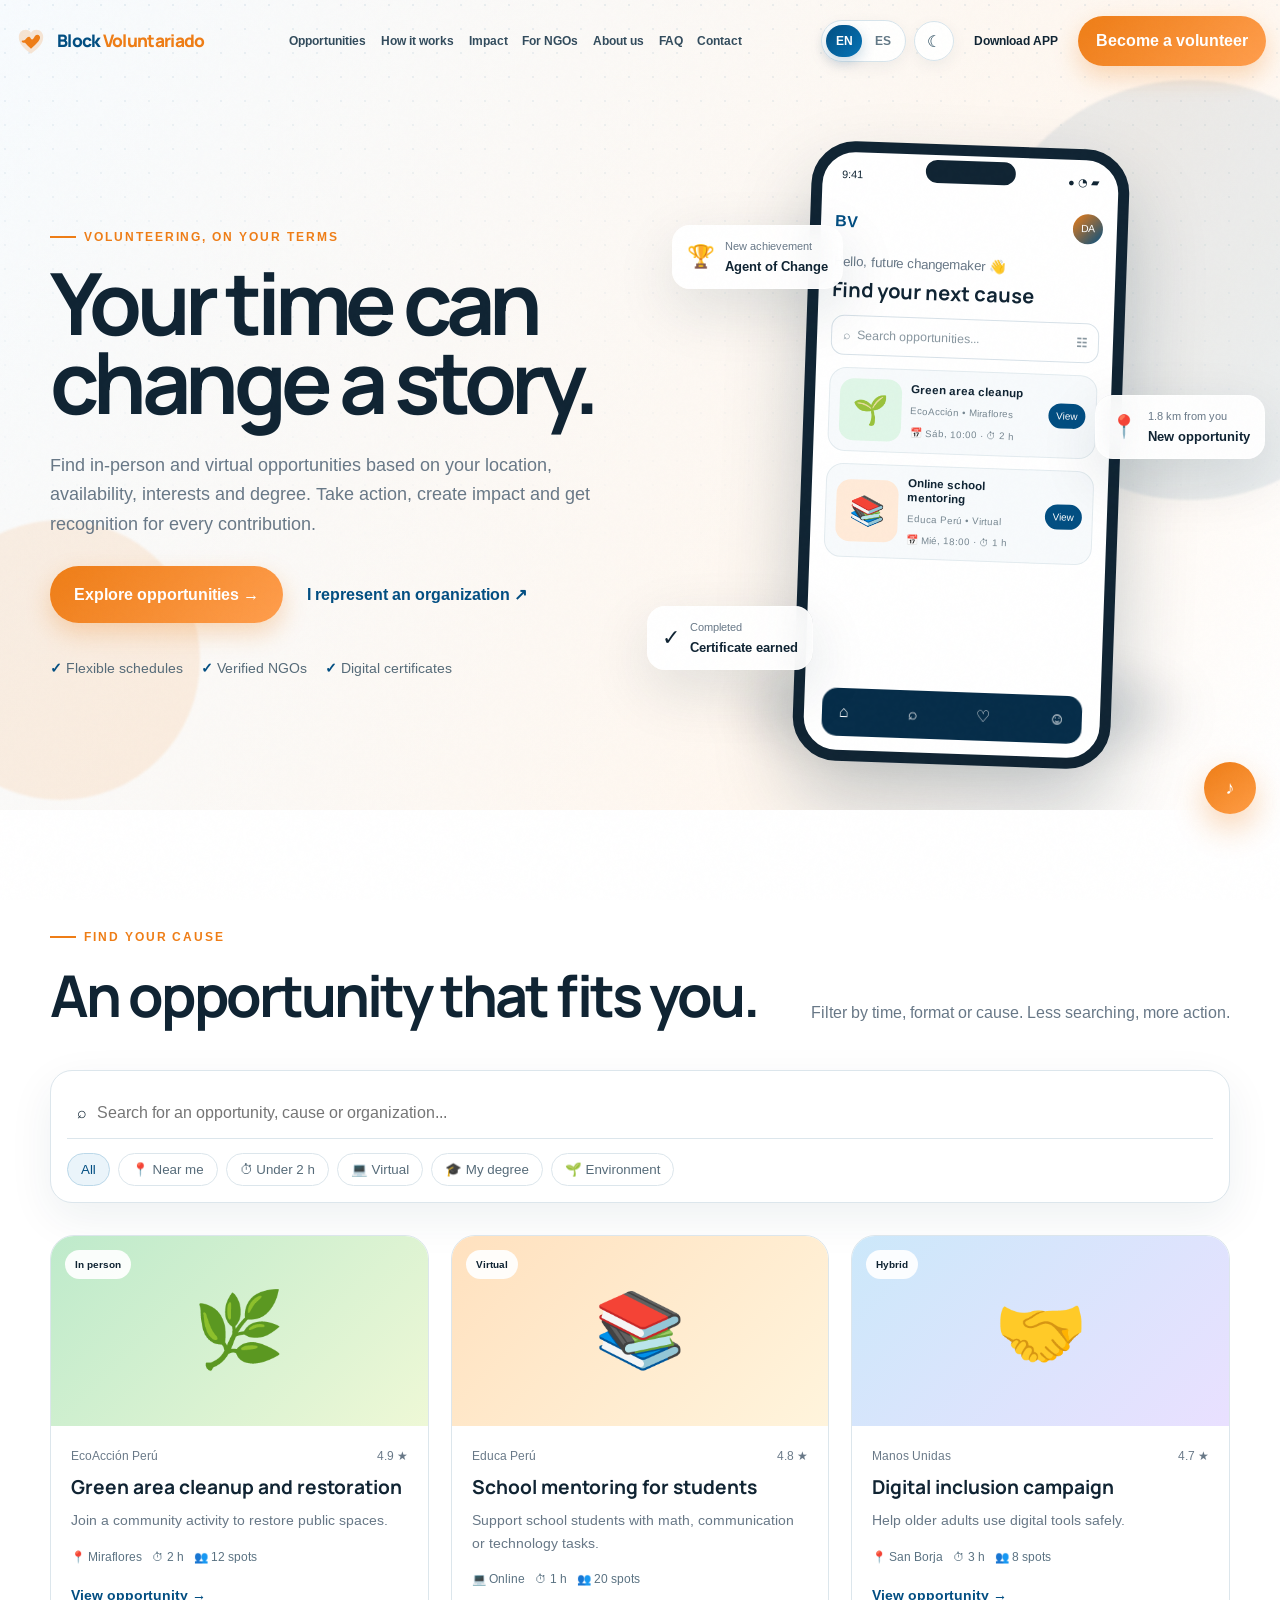
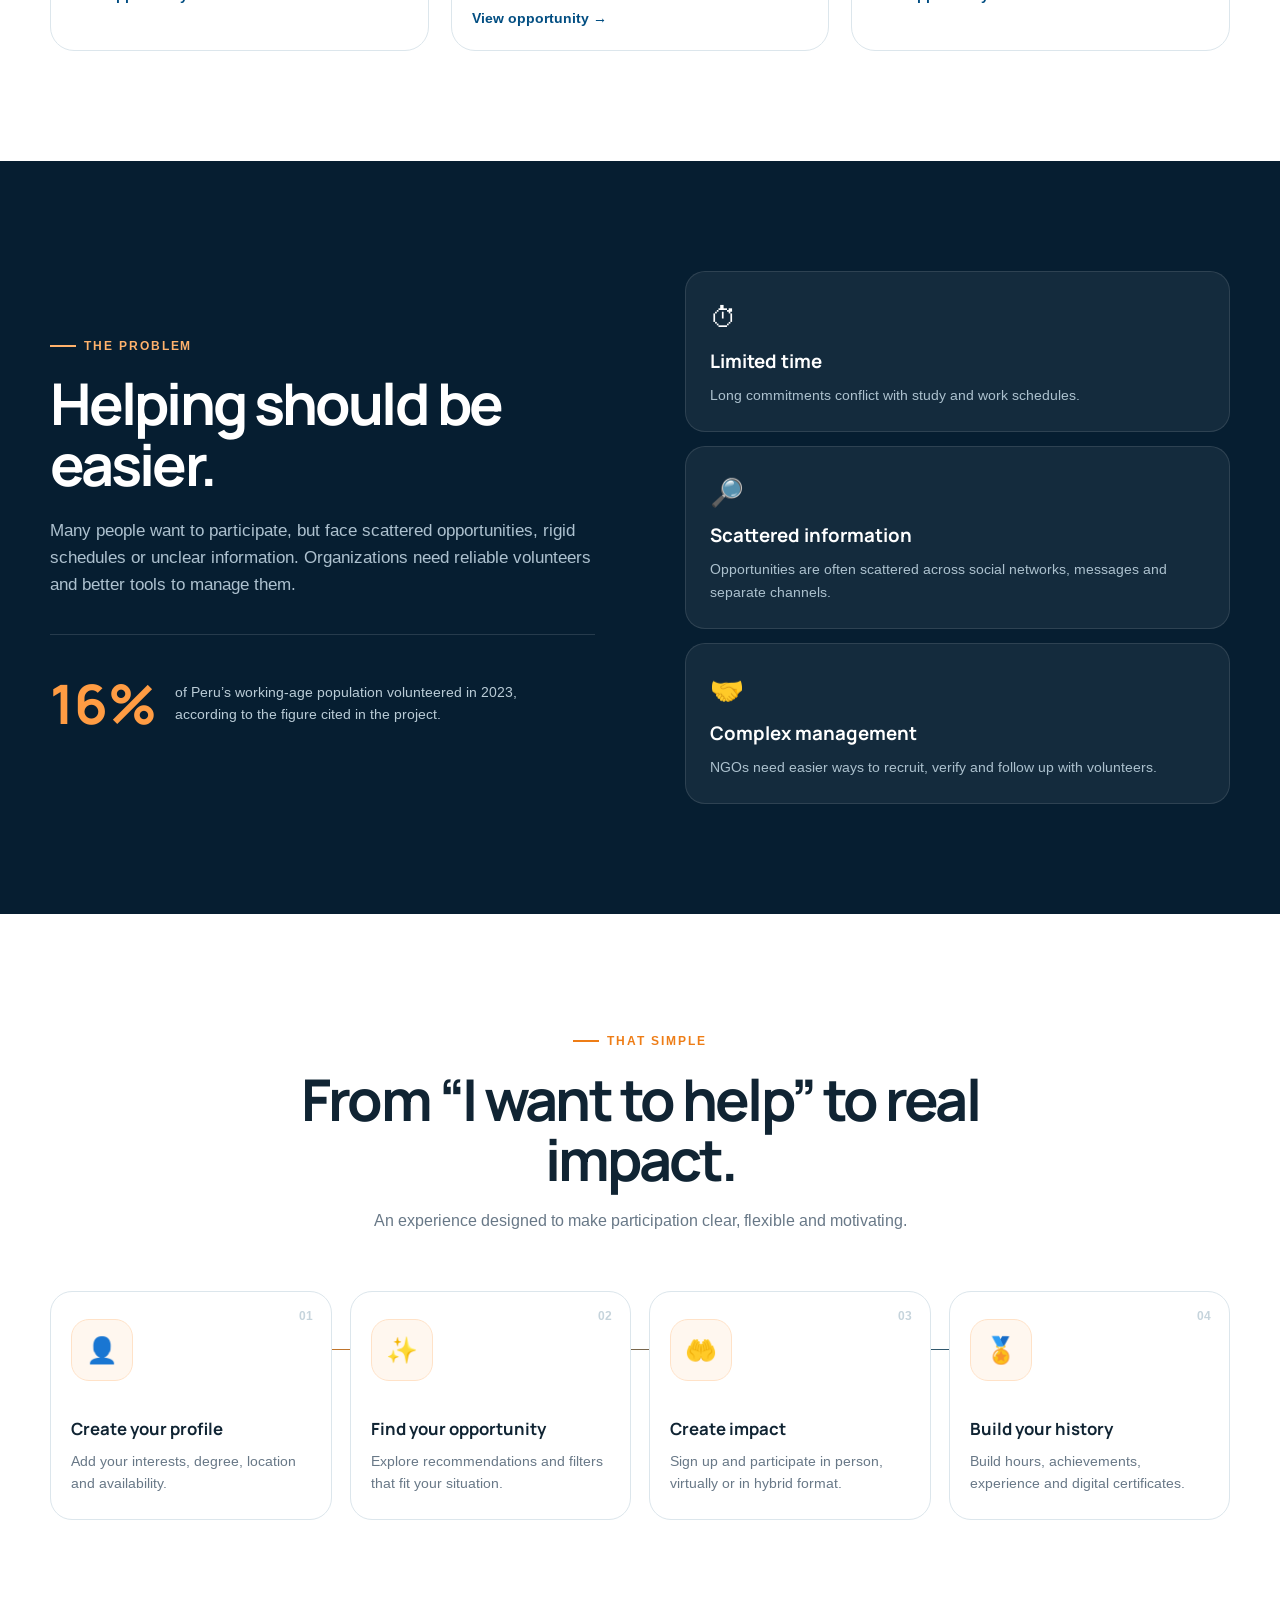
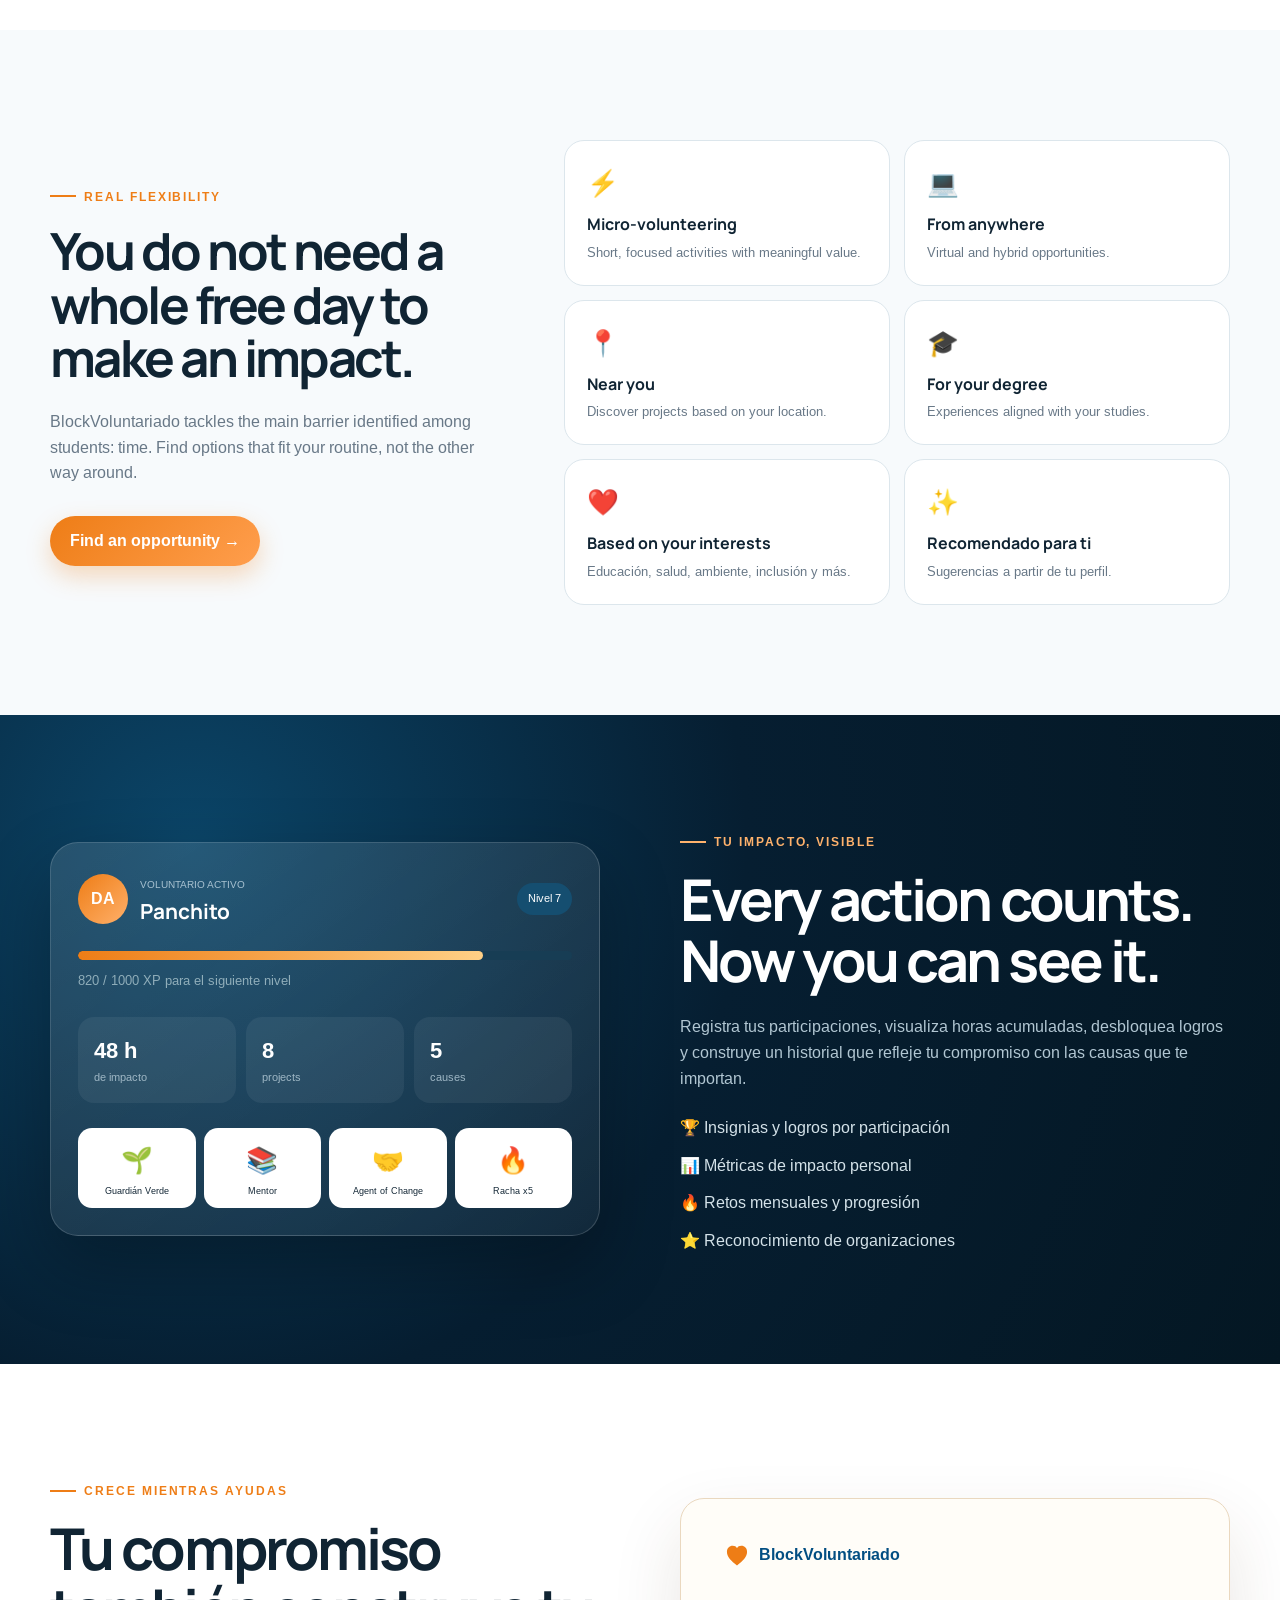
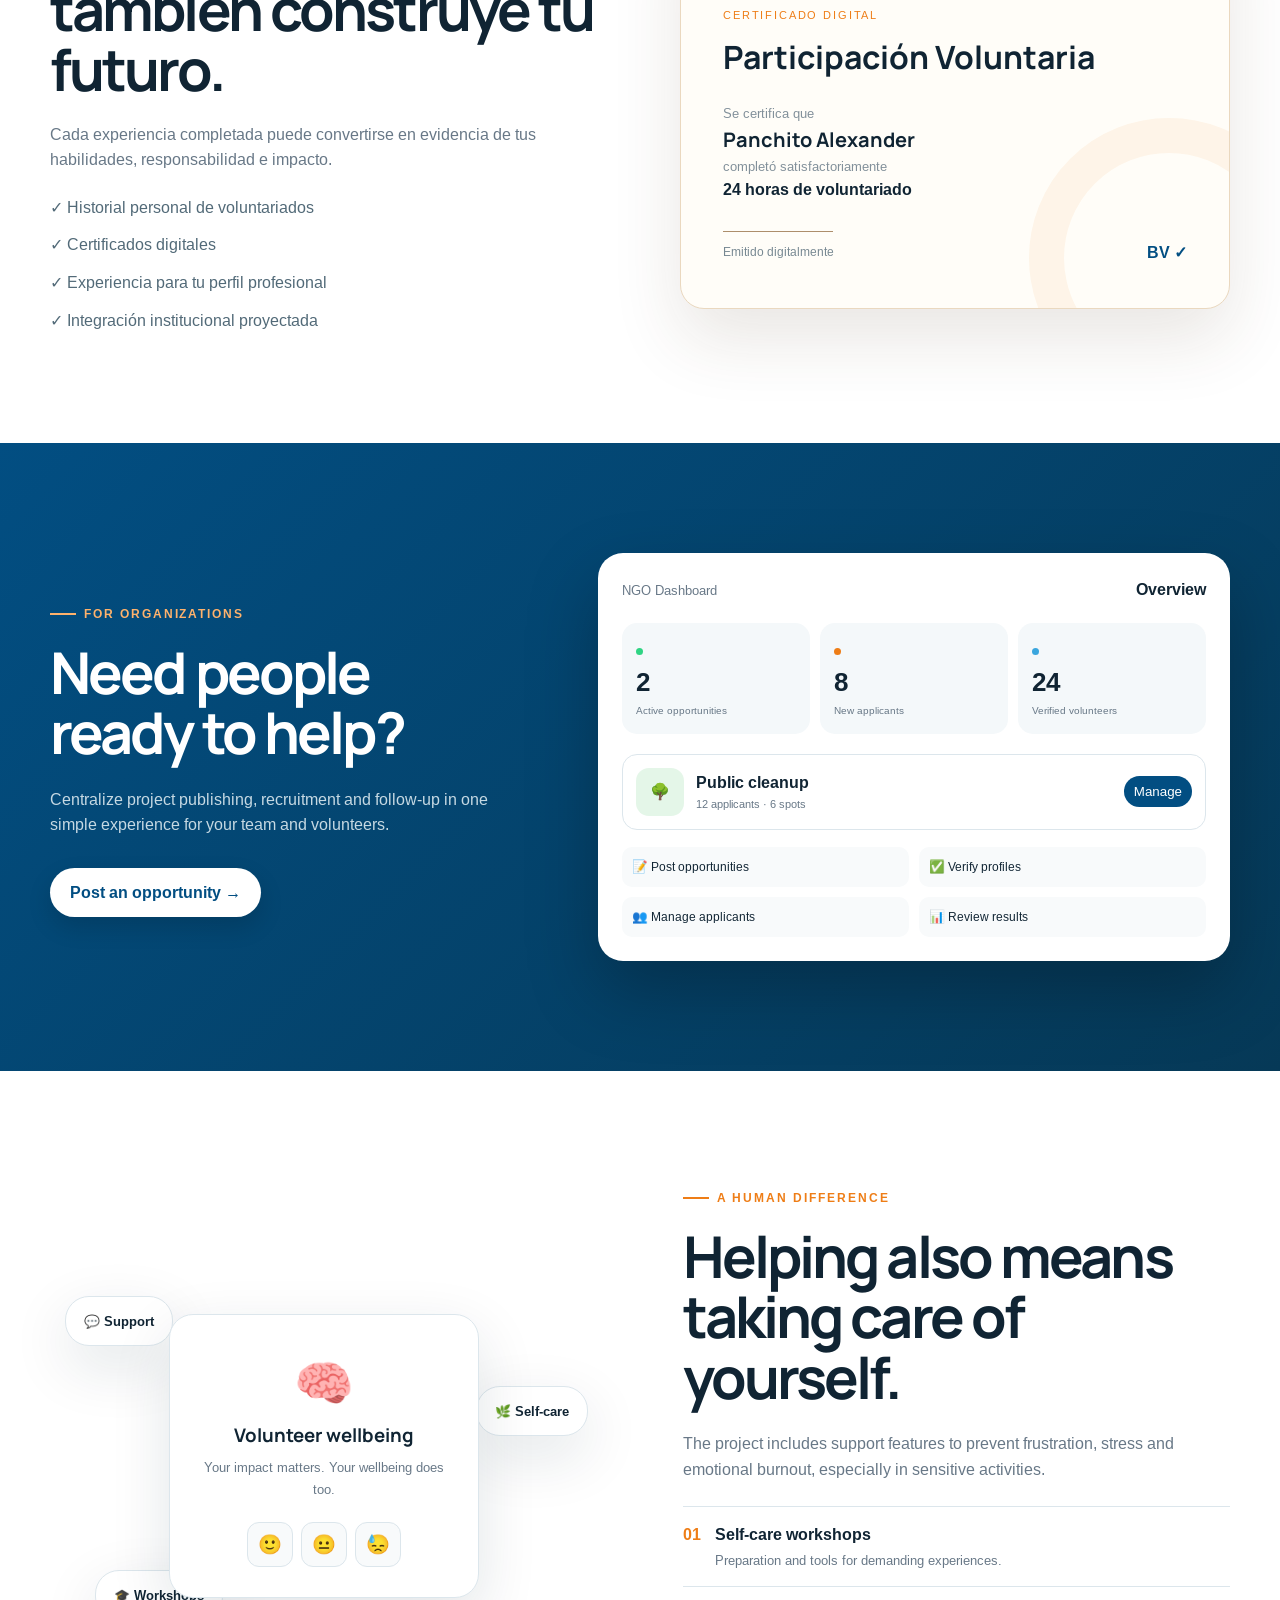
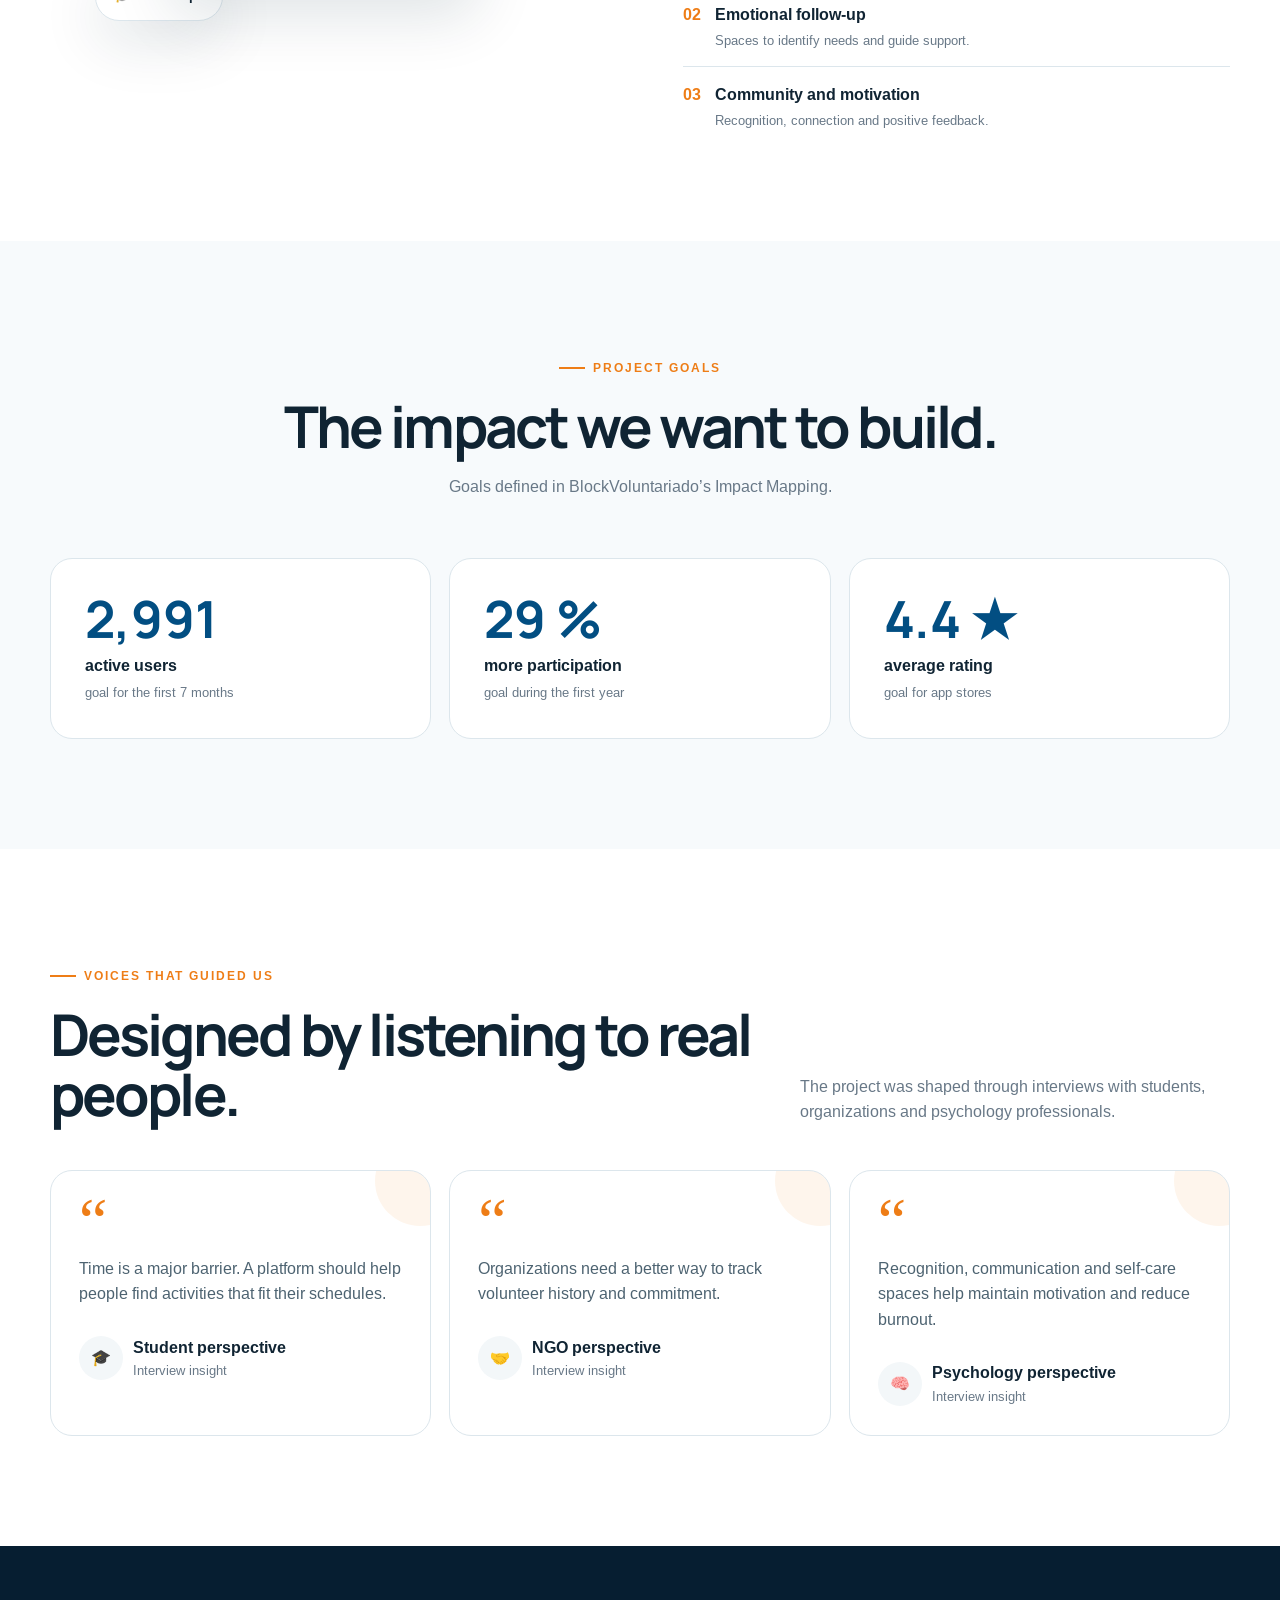
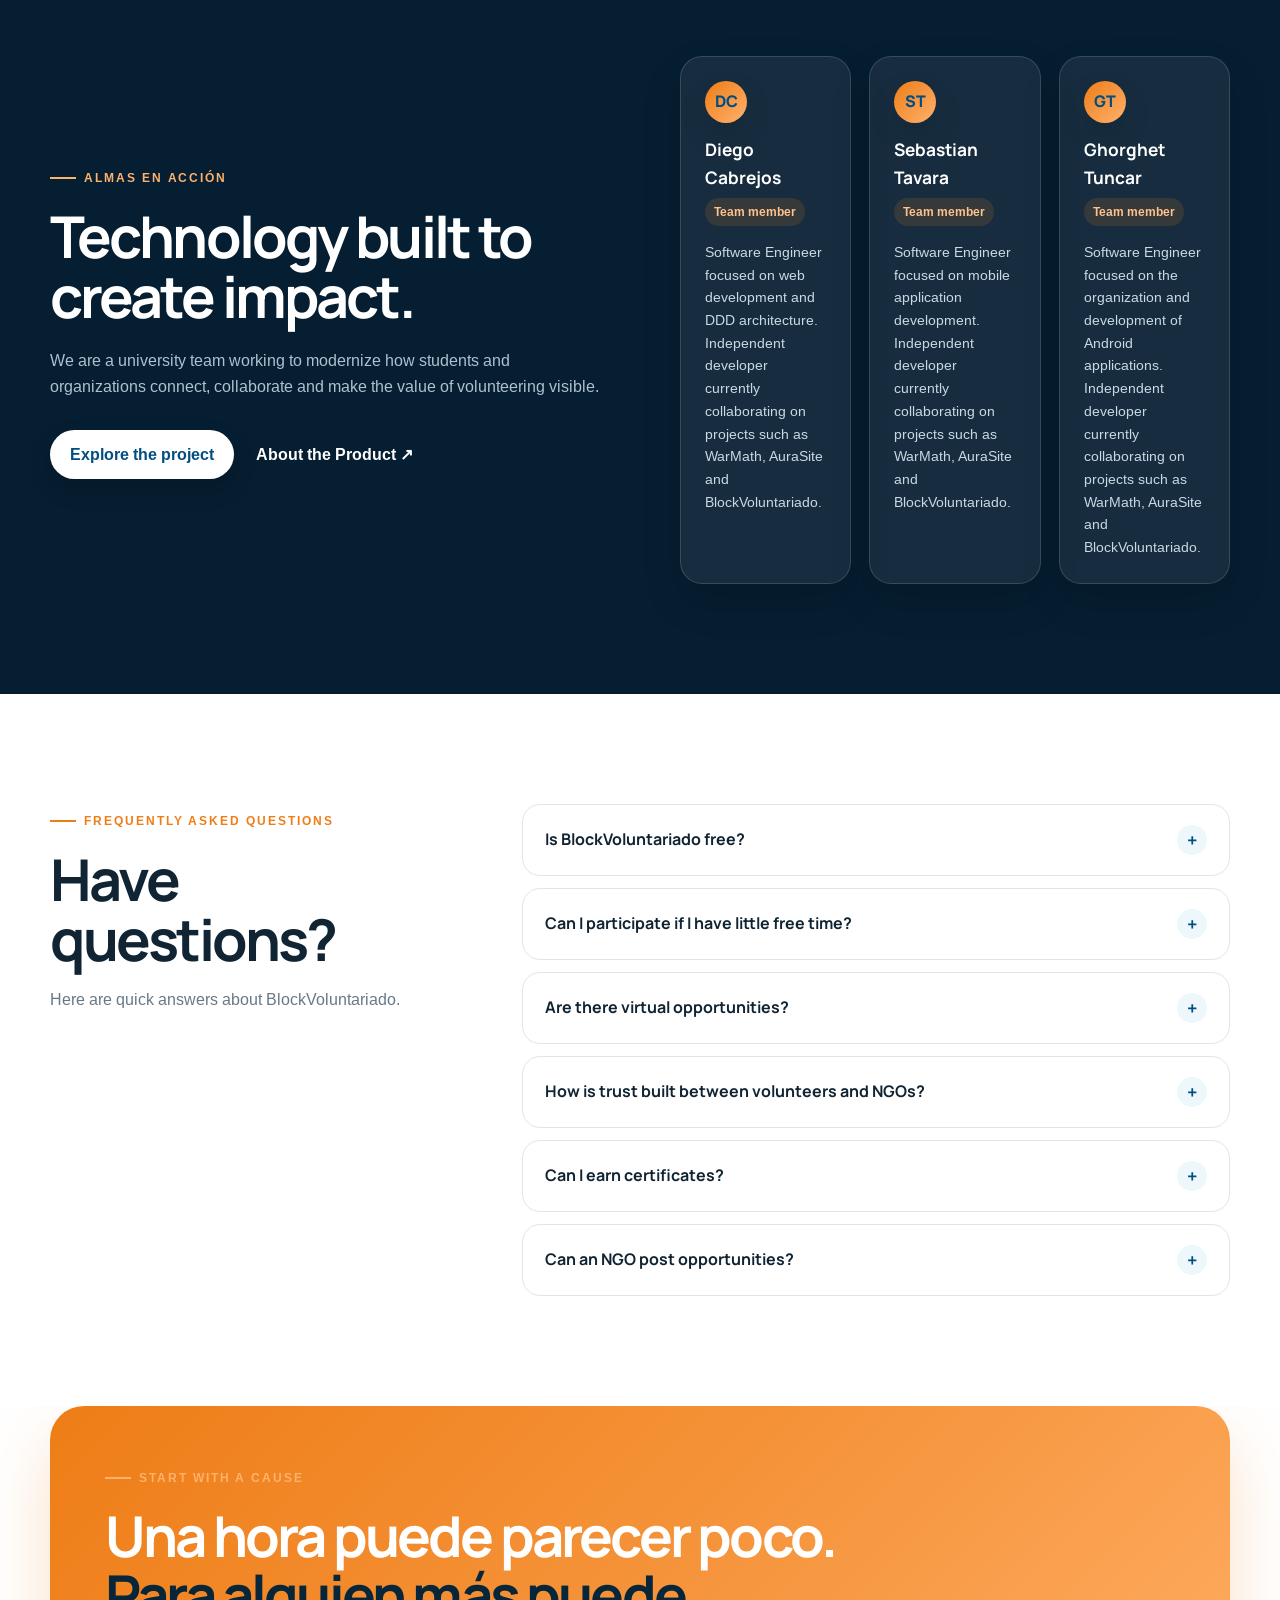
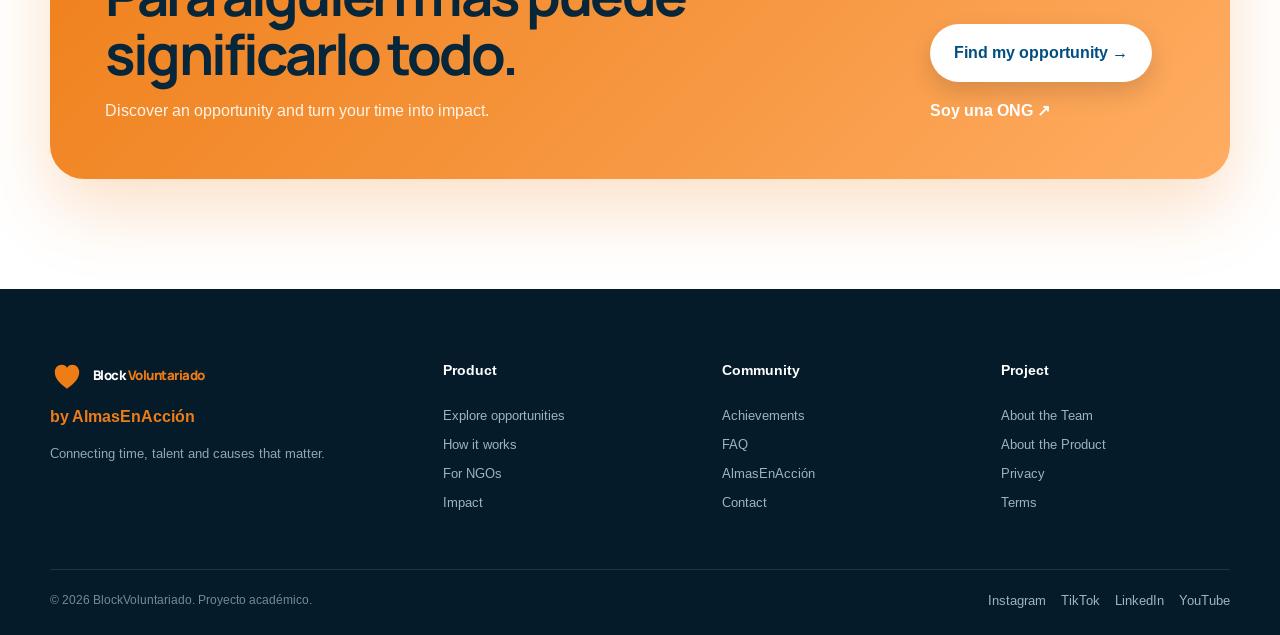
<file: index.html>
<!DOCTYPE html>
<html lang="en">
<head>
    <meta charset="utf-8"/>
    <meta content="width=device-width, initial-scale=1.0" name="viewport"/>
    <meta content="BlockVoluntariado connects students, volunteers and organizations with flexible, verified opportunities that create real impact." name="description"/>
    <title>
        BlockVoluntariado | Your time can change a story
    </title>
    <link href="https://fonts.googleapis.com" rel="preconnect"/>
    <link crossorigin="" href="https://fonts.gstatic.com" rel="preconnect"/>
    <link href="https://fonts.googleapis.com/css2?family=Arimo:wght@400;500;600;700&amp;family=Manrope:wght@500;600;700;800&amp;display=swap" rel="stylesheet"/>
    <link href="css/styles.css?v=7" rel="stylesheet"/>
    <script>
        (() => {
            try {
                const saved = localStorage.getItem('bv-theme');
                const theme = saved || 'light';
                document.documentElement.dataset.theme = theme;
            } catch (error) {
                document.documentElement.dataset.theme = 'light';
            }
        })();
    </script>
</head>
<body>
<div class="noise">
</div>
<header class="site-header" id="header">
    <nav aria-label="Navegaci&oacute;n principal" class="nav container">
        <a aria-label="BlockVoluntariado inicio" class="brand" href="#inicio">
     <span aria-hidden="true" class="brand-mark">
      <svg viewbox="0 0 64 64">
       <path d="M32 56C19 46 9 37 9 24.8 9 16.8 14.5 11 22.2 11c4.4 0 7.8 2 9.8 5.3C34 13 37.4 11 41.8 11 49.5 11 55 16.8 55 24.8 55 37 45 46 32 56Z" fill="currentColor" opacity=".18">
       </path>
       <path d="M18 31c4 0 6-7 10-7 3.3 0 3 5 6 5 3.8 0 4-9 10-9 3.3 0 5 2.7 5 5.5 0 5.8-8.6 14-17 21-4.2-3.5-8.2-7.3-11.2-11H18c-2 0-3.5-1.5-3.5-3.3S16 31 18 31Z" fill="currentColor">
       </path>
      </svg>
     </span>
            <span>
      Block
      <span>
       Voluntariado
      </span>
     </span>
        </a>
        <button aria-expanded="false" aria-label="Open menu" class="menu-btn" id="menuBtn">
     <span>
     </span>
            <span>
     </span>
            <span>
     </span>
        </button>
        <div class="nav-links" id="navLinks">
            <a data-i18n="t1" href="#oportunidades">
                Opportunities
            </a>
            <a data-i18n="t2" href="#como-funciona">
                How it works
            </a>
            <a data-i18n="t3" href="#impacto">
                Impact
            </a>
            <a data-i18n="t4" href="#ongs">
                For NGOs
            </a>
            <a data-i18n="t5" href="#nosotros">
                About us
            </a>
            <a href="#faq">
                FAQ
            </a>
            <a data-i18n="t179" href="#contacto">
                Contact
            </a>
            <a class="mobile-download-app" data-i18n="t6"
               href="downloads/app-debug.apk" download="BlockVoluntariado.apk"
               type="application/vnd.android.package-archive"
               aria-label="Download BlockVoluntariado for Android">
                Download APP
            </a>
        </div>
        <div class="nav-actions">
            <div aria-label="Language selector" class="lang-switch" role="group">
                <button aria-pressed="true" class="lang-option active" data-lang="en" type="button">
                    EN
                </button>
                <button aria-pressed="false" class="lang-option" data-lang="es" type="button">
                    ES
                </button>
            </div>
            <button aria-label="Switch to dark mode" aria-pressed="false" class="theme-btn" id="themeBtn" title="Dark mode" type="button">
      <span aria-hidden="true" class="theme-icon theme-moon">
       ☾
      </span>
                <span aria-hidden="true" class="theme-icon theme-sun">
       ☀
      </span>
            </button>
            <a class="btn btn-ghost btn-download-app" data-i18n="t6"
               href="downloads/app-debug.apk" download="BlockVoluntariado.apk"
               type="application/vnd.android.package-archive"
               aria-label="Download BlockVoluntariado for Android">
                Download APP
            </a>
            <a class="btn btn-primary" data-i18n="t7" href="#oportunidades">
                Become a volunteer
            </a>
        </div>
    </nav>
</header>
<main>
    <section class="hero" id="inicio">
        <div class="hero-orb orb-a">
        </div>
        <div class="hero-orb orb-b">
        </div>
        <div class="container hero-grid">
            <div class="hero-copy reveal">
      <span class="eyebrow" data-i18n="t8">
       VOLUNTEERING, ON YOUR TERMS
      </span>
                <h1 data-i18n="t9">
                    Your time can change a story.
                </h1>
                <p data-i18n="t10">
                    Find in-person and virtual opportunities based on your location, availability, interests and degree. Take action, create impact and get recognition for every contribution.
                </p>
                <div class="hero-actions">
                    <a class="btn btn-primary btn-lg" data-i18n="t11" href="#oportunidades">
                        Explore opportunities &rarr;
                    </a>
                    <a class="text-link" data-i18n="t12" href="#ongs">
                        I represent an organization &nearrow;
                    </a>
                </div>
                <div class="trust-row">
       <span>
        &checkmark;
        <em data-i18n="t13">
         Flexible schedules
        </em>
       </span>
                    <span>
        &checkmark;
        <em data-i18n="t14">
         Verified NGOs
        </em>
       </span>
                    <span>
        &checkmark;
        <em data-i18n="t15">
         Digital certificates
        </em>
       </span>
                </div>
            </div>
            <div aria-label="Vista previa de la aplicaci&oacute;n" class="hero-visual reveal delay-1">
                <div class="phone">
                    <div class="phone-bar">
        <span>
         9:41
        </span>
                        <span>
         ● ◔ ▰
        </span>
                    </div>
                    <div class="app-head">
        <span class="mini-logo">
         BV
        </span>
                        <span class="avatar">
         DA
        </span>
                    </div>
                    <div class="app-copy">
                        <small data-i18n="t16">
                            Hello, future changemaker 👋
                        </small>
                        <h3 data-i18n="t17">
                            Find your next cause
                        </h3>
                    </div>
                    <div class="app-search">
                        &telrec;
                        <span data-i18n="t18">
         Search opportunities...
        </span>
                        <b>
                            ☷
                        </b>
                    </div>
                    <div class="app-card">
                        <div class="thumb thumb-green">
                            🌱
                        </div>
                        <div>
                            <strong data-i18n="t19">
                                Green area cleanup
                            </strong>
                            <small>
                                EcoAcci&oacute;n &bull; Miraflores
                            </small>
                            <p>
                                📅 S&aacute;b, 10:00 &middot; ⏱ 2 h
                            </p>
                        </div>
                        <button data-i18n="t21">
                            View
                        </button>
                    </div>
                    <div class="app-card">
                        <div class="thumb thumb-orange">
                            📚
                        </div>
                        <div>
                            <strong data-i18n="t22">
                                Online school mentoring
                            </strong>
                            <small>
                                Educa Per&uacute; &bull; Virtual
                            </small>
                            <p>
                                📅 Mi&eacute;, 18:00 &middot; ⏱ 1 h
                            </p>
                        </div>
                        <button data-i18n="t21">
                            View
                        </button>
                    </div>
                    <div class="app-bottom">
        <span>
         ⌂
        </span>
                        <span>
         &telrec;
        </span>
                        <span>
         ♡
        </span>
                        <span>
         ☺
        </span>
                    </div>
                </div>
                <div class="float-card fc-1">
       <span>
        🏆
       </span>
                    <div>
                        <small data-i18n="t24">
                            New achievement
                        </small>
                        <strong data-i18n="t25">
                            Agent of Change
                        </strong>
                    </div>
                </div>
                <div class="float-card fc-2">
       <span>
        📍
       </span>
                    <div>
                        <small data-i18n="t26">
                            1.8 km from you
                        </small>
                        <strong data-i18n="t27">
                            New opportunity
                        </strong>
                    </div>
                </div>
                <div class="float-card fc-3">
       <span>
        &checkmark;
       </span>
                    <div>
                        <small data-i18n="t28">
                            Completed
                        </small>
                        <strong data-i18n="t29">
                            Certificate earned
                        </strong>
                    </div>
                </div>
            </div>
        </div>
    </section>
    <section class="section opportunities" id="oportunidades">
        <div class="container">
            <div class="section-head reveal">
                <div>
       <span class="eyebrow" data-i18n="t35">
        FIND YOUR CAUSE
       </span>
                    <h2 data-i18n="t36">
                        An opportunity that fits you.
                    </h2>
                </div>
                <p data-i18n="t37">
                    Filter by time, format or cause. Less searching, more action.
                </p>
            </div>
            <div class="search-panel reveal">
                <div class="search-main">
       <span>
        &telrec;
       </span>
                    <input data-i18n-placeholder="search.placeholder" id="searchInput" placeholder="Search for an opportunity, cause or organization..." type="search"/>
                </div>
                <div class="chips" id="chips">
                    <button class="chip active" data-filter="all" data-i18n="t38">
                        All
                    </button>
                    <button class="chip" data-filter="near" data-i18n="t39">
                        📍 Near me
                    </button>
                    <button class="chip" data-filter="short" data-i18n="t40">
                        ⏱ Under 2 h
                    </button>
                    <button class="chip" data-filter="virtual">
                        💻 Virtual
                    </button>
                    <button class="chip" data-filter="career" data-i18n="t41">
                        🎓 My degree
                    </button>
                    <button class="chip" data-filter="green" data-i18n="t42">
                        🌱 Environment
                    </button>
                </div>
            </div>
            <div class="op-grid" id="opGrid">
                <article class="op-card reveal" data-tags="near short green">
                    <div class="op-image nature">
        <span>
         🌿
        </span>
                        <b data-i18n="t43">
                            Presencial
                        </b>
                    </div>
                    <div class="op-body">
                        <div class="op-meta">
         <span>
          EcoAcci&oacute;n Per&uacute;
         </span>
                            <span>
          4.9 &starf;
         </span>
                        </div>
                        <h3 data-i18n="t44">
                            Green area cleanup and restoration
                        </h3>
                        <p data-i18n="t45">
                            Join a community activity to restore public spaces.
                        </p>
                        <div class="op-data">
         <span>
          📍 Miraflores
         </span>
                            <span>
          ⏱ 2 h
         </span>
                            <span data-i18n="t46">
          👥 12 spots
         </span>
                        </div>
                        <a data-i18n="t47" href="#contacto">
                            View opportunity &rarr;
                        </a>
                    </div>
                </article>
                <article class="op-card reveal delay-1" data-tags="virtual short career">
                    <div class="op-image education">
        <span>
         📚
        </span>
                        <b>
                            Virtual
                        </b>
                    </div>
                    <div class="op-body">
                        <div class="op-meta">
         <span>
          Educa Per&uacute;
         </span>
                            <span>
          4.8 &starf;
         </span>
                        </div>
                        <h3 data-i18n="t48">
                            School mentoring for students
                        </h3>
                        <p data-i18n="t49">
                            Support school students with math, communication or technology tasks.
                        </p>
                        <div class="op-data">
         <span>
          💻 Online
         </span>
                            <span>
          ⏱ 1 h
         </span>
                            <span data-i18n="t50">
          👥 20 spots
         </span>
                        </div>
                        <a data-i18n="t47" href="#contacto">
                            View opportunity &rarr;
                        </a>
                    </div>
                </article>
                <article class="op-card reveal delay-2" data-tags="near career">
                    <div class="op-image community">
        <span>
         🤝
        </span>
                        <b data-i18n="t51">
                            H&iacute;brido
                        </b>
                    </div>
                    <div class="op-body">
                        <div class="op-meta">
         <span>
          Manos Unidas
         </span>
                            <span>
          4.7 &starf;
         </span>
                        </div>
                        <h3 data-i18n="t52">
                            Digital inclusion campaign
                        </h3>
                        <p data-i18n="t53">
                            Help older adults use digital tools safely.
                        </p>
                        <div class="op-data">
         <span>
          📍 San Borja
         </span>
                            <span>
          ⏱ 3 h
         </span>
                            <span data-i18n="t54">
          👥 8 spots
         </span>
                        </div>
                        <a data-i18n="t47" href="#contacto">
                            View opportunity &rarr;
                        </a>
                    </div>
                </article>
            </div>
        </div>
    </section>
    <section class="section problem" id="problema">
        <div class="container problem-grid">
            <div class="problem-copy reveal">
      <span class="eyebrow light" data-i18n="t55">
       THE PROBLEM
      </span>
                <h2 data-i18n="t56">
                    Helping should be easier.
                </h2>
                <p data-i18n="t57">
                    Many people want to participate, but face scattered opportunities, rigid schedules or unclear information. Organizations need reliable volunteers and better tools to manage them.
                </p>
                <div class="big-stat">
                    <strong>
                        16%
                    </strong>
                    <span data-i18n="t58">
        of Peru&rsquo;s working-age population volunteered in 2023, according to the figure cited in the project.
       </span>
                </div>
            </div>
            <div class="problem-cards">
                <article class="dark-card reveal">
       <span>
        ⏱
       </span>
                    <h3 data-i18n="t59">
                        Limited time
                    </h3>
                    <p data-i18n="t60">
                        Long commitments conflict with study and work schedules.
                    </p>
                </article>
                <article class="dark-card reveal delay-1">
       <span>
        🔎
       </span>
                    <h3 data-i18n="t61">
                        Scattered information
                    </h3>
                    <p data-i18n="t62">
                        Opportunities are often scattered across social networks, messages and separate channels.
                    </p>
                </article>
                <article class="dark-card reveal delay-2">
       <span>
        🤝
       </span>
                    <h3 data-i18n="t63">
                        Complex management
                    </h3>
                    <p data-i18n="t64">
                        NGOs need easier ways to recruit, verify and follow up with volunteers.
                    </p>
                </article>
            </div>
        </div>
    </section>
    <section class="section steps" id="como-funciona">
        <div class="container">
            <div class="center-head reveal">
      <span class="eyebrow" data-i18n="t65">
       THAT SIMPLE
      </span>
                <h2 data-i18n="t66">
                    From &ldquo;I want to help&rdquo; to real impact.
                </h2>
                <p data-i18n="t67">
                    An experience designed to make participation clear, flexible and motivating.
                </p>
            </div>
            <div class="steps-grid">
                <article class="step reveal">
                    <b>
                        01
                    </b>
                    <span>
        👤
       </span>
                    <h3 data-i18n="t68">
                        Create your profile
                    </h3>
                    <p data-i18n="t69">
                        Add your interests, degree, location and availability.
                    </p>
                </article>
                <article class="step reveal delay-1">
                    <b>
                        02
                    </b>
                    <span>
        ✨
       </span>
                    <h3 data-i18n="t70">
                        Find your opportunity
                    </h3>
                    <p data-i18n="t71">
                        Explore recommendations and filters that fit your situation.
                    </p>
                </article>
                <article class="step reveal delay-2">
                    <b>
                        03
                    </b>
                    <span>
        🤲
       </span>
                    <h3 data-i18n="t72">
                        Create impact
                    </h3>
                    <p data-i18n="t73">
                        Sign up and participate in person, virtually or in hybrid format.
                    </p>
                </article>
                <article class="step reveal delay-3">
                    <b>
                        04
                    </b>
                    <span>
        🏅
       </span>
                    <h3 data-i18n="t74">
                        Build your history
                    </h3>
                    <p data-i18n="t75">
                        Build hours, achievements, experience and digital certificates.
                    </p>
                </article>
            </div>
        </div>
    </section>
    <section class="section adapt">
        <div class="container adapt-grid">
            <div class="adapt-copy reveal">
      <span class="eyebrow" data-i18n="t76">
       REAL FLEXIBILITY
      </span>
                <h2 data-i18n="t77">
                    You do not need a whole free day to make an impact.
                </h2>
                <p data-i18n="t78">
                    BlockVoluntariado tackles the main barrier identified among students: time. Find options that fit your routine, not the other way around.
                </p>
                <a class="btn btn-primary" data-i18n="t79" href="#oportunidades">
                    Find an opportunity &rarr;
                </a>
            </div>
            <div class="feature-grid">
                <article class="feature-card reveal">
       <span>
        ⚡
       </span>
                    <h3 data-i18n="t80">
                        Micro-volunteering
                    </h3>
                    <p data-i18n="t81">
                        Short, focused activities with meaningful value.
                    </p>
                </article>
                <article class="feature-card reveal delay-1">
       <span>
        💻
       </span>
                    <h3 data-i18n="t82">
                        From anywhere
                    </h3>
                    <p data-i18n="t83">
                        Virtual and hybrid opportunities.
                    </p>
                </article>
                <article class="feature-card reveal">
       <span>
        📍
       </span>
                    <h3 data-i18n="t84">
                        Near you
                    </h3>
                    <p data-i18n="t85">
                        Discover projects based on your location.
                    </p>
                </article>
                <article class="feature-card reveal delay-1">
       <span>
        🎓
       </span>
                    <h3 data-i18n="t86">
                        For your degree
                    </h3>
                    <p data-i18n="t87">
                        Experiences aligned with your studies.
                    </p>
                </article>
                <article class="feature-card reveal">
       <span>
        ❤️
       </span>
                    <h3 data-i18n="t88">
                        Based on your interests
                    </h3>
                    <p>
                        Educaci&oacute;n, salud, ambiente, inclusi&oacute;n y m&aacute;s.
                    </p>
                </article>
                <article class="feature-card reveal delay-1">
       <span>
        ✨
       </span>
                    <h3>
                        Recomendado para ti
                    </h3>
                    <p>
                        Sugerencias a partir de tu perfil.
                    </p>
                </article>
            </div>
        </div>
    </section>
    <section class="section gamification" id="impacto">
        <div class="container game-grid">
            <div class="game-dashboard reveal">
                <div class="dash-top">
                    <div class="dash-avatar">
                        DA
                    </div>
                    <div>
                        <small>
                            VOLUNTARIO ACTIVO
                        </small>
                        <h3>
                            Panchito
                        </h3>
                    </div>
                    <span>
        Nivel 7
       </span>
                </div>
                <div class="progress">
                    <i style="width:82%">
                    </i>
                </div>
                <small>
                    820 / 1000 XP para el siguiente nivel
                </small>
                <div class="dash-stats">
                    <div>
                        <strong>
                            48 h
                        </strong>
                        <span>
         de impacto
        </span>
                    </div>
                    <div>
                        <strong>
                            8
                        </strong>
                        <span data-i18n="t93">
         projects
        </span>
                    </div>
                    <div>
                        <strong>
                            5
                        </strong>
                        <span data-i18n="t94">
         causes
        </span>
                    </div>
                </div>
                <div class="badge-row">
                    <div>
                        🌱
                        <small>
                            Guardi&aacute;n Verde
                        </small>
                    </div>
                    <div>
                        📚
                        <small>
                            Mentor
                        </small>
                    </div>
                    <div>
                        🤝
                        <small data-i18n="t25">
                            Agent of Change
                        </small>
                    </div>
                    <div>
                        🔥
                        <small>
                            Racha x5
                        </small>
                    </div>
                </div>
            </div>
            <div class="game-copy reveal delay-1">
      <span class="eyebrow light">
       TU IMPACTO, VISIBLE
      </span>
                <h2 data-i18n="t90">
                    Every action counts. Now you can see it.
                </h2>
                <p>
                    Registra tus participaciones, visualiza horas acumuladas, desbloquea logros y construye un historial que refleje tu compromiso con las causas que te importan.
                </p>
                <ul>
                    <li>
                        🏆 Insignias y logros por participaci&oacute;n
                    </li>
                    <li>
                        📊 M&eacute;tricas de impacto personal
                    </li>
                    <li>
                        🔥 Retos mensuales y progresi&oacute;n
                    </li>
                    <li>
                        ⭐ Reconocimiento de organizaciones
                    </li>
                </ul>
            </div>
        </div>
    </section>
    <section class="section certificate">
        <div class="container certificate-grid">
            <div class="certificate-copy reveal">
      <span class="eyebrow">
       CRECE MIENTRAS AYUDAS
      </span>
                <h2>
                    Tu compromiso tambi&eacute;n construye tu futuro.
                </h2>
                <p>
                    Cada experiencia completada puede convertirse en evidencia de tus habilidades, responsabilidad e impacto.
                </p>
                <div class="check-list">
       <span>
        &checkmark; Historial personal de voluntariados
       </span>
                    <span>
        &checkmark; Certificados digitales
       </span>
                    <span>
        &checkmark; Experiencia para tu perfil profesional
       </span>
                    <span>
        &checkmark; Integraci&oacute;n institucional proyectada
       </span>
                </div>
            </div>
            <div class="certificate-card reveal delay-1">
                <div class="cert-brand">
       <span class="brand-mark small">
        <svg viewbox="0 0 64 64">
         <path d="M32 56C19 46 9 37 9 24.8 9 16.8 14.5 11 22.2 11c4.4 0 7.8 2 9.8 5.3C34 13 37.4 11 41.8 11 49.5 11 55 16.8 55 24.8 55 37 45 46 32 56Z" fill="currentColor">
         </path>
        </svg>
       </span>
                    <b>
                        BlockVoluntariado
                    </b>
                </div>
                <span class="cert-label">
       CERTIFICADO DIGITAL
      </span>
                <h3>
                    Participaci&oacute;n Voluntaria
                </h3>
                <p>
                    Se certifica que
                </p>
                <strong class="cert-name">
                    Panchito Alexander
                </strong>
                <p>
                    complet&oacute; satisfactoriamente
                </p>
                <strong>
                    24 horas de voluntariado
                </strong>
                <div class="cert-line">
                </div>
                <div class="cert-foot">
       <span>
        Emitido digitalmente
       </span>
                    <b>
                        BV &checkmark;
                    </b>
                </div>
            </div>
        </div>
    </section>
    <section class="section ngo" id="ongs">
        <div class="container ngo-grid">
            <div class="ngo-copy reveal">
      <span class="eyebrow light" data-i18n="t96">
       FOR ORGANIZATIONS
      </span>
                <h2 data-i18n="t97">
                    Need people ready to help?
                </h2>
                <p data-i18n="t98">
                    Centralize project publishing, recruitment and follow-up in one simple experience for your team and volunteers.
                </p>
                <a class="btn btn-white" data-i18n="t99" href="#contacto">
                    Post an opportunity &rarr;
                </a>
            </div>
            <div class="ngo-panel reveal delay-1">
                <div class="panel-title">
       <span data-i18n="t100">
        NGO Dashboard
       </span>
                    <b data-i18n="t101">
                        Resumen general
                    </b>
                </div>
                <div class="panel-stats">
                    <div>
                        <i class="dot green">
                        </i>
                        <strong>
                            2
                        </strong>
                        <small data-i18n="t102">
                            Active opportunities
                        </small>
                    </div>
                    <div>
                        <i class="dot orange">
                        </i>
                        <strong>
                            8
                        </strong>
                        <small data-i18n="t103">
                            New applicants
                        </small>
                    </div>
                    <div>
                        <i class="dot blue">
                        </i>
                        <strong>
                            24
                        </strong>
                        <small data-i18n="t104">
                            Verified volunteers
                        </small>
                    </div>
                </div>
                <div class="panel-project">
                    <div class="project-icon">
                        🌳
                    </div>
                    <div>
                        <strong data-i18n="t105">
                            Public cleanup
                        </strong>
                        <small data-i18n="t106">
                            12 applicants &middot; 6 spots
                        </small>
                    </div>
                    <button data-i18n="t107">
                        Manage
                    </button>
                </div>
                <div class="ngo-features">
       <span data-i18n="t108">
        📝 Post opportunities
       </span>
                    <span data-i18n="t109">
        ✅ Verify profiles
       </span>
                    <span data-i18n="t110">
        👥 Manage applicants
       </span>
                    <span data-i18n="t111">
        📊 Review results
       </span>
                </div>
            </div>
        </div>
    </section>
    <section class="section wellbeing">
        <div class="container wellbeing-grid">
            <div class="well-visual reveal">
                <div class="well-card main">
       <span>
        🧠
       </span>
                    <h3 data-i18n="t112">
                        Volunteer wellbeing
                    </h3>
                    <p data-i18n="t113">
                        Your impact matters. Your wellbeing does too.
                    </p>
                    <div class="mood">
                        <button>
                            🙂
                        </button>
                        <button>
                            😐
                        </button>
                        <button>
                            😓
                        </button>
                    </div>
                </div>
                <div class="well-card mini w1" data-i18n="t114">
                    💬 Acompa&ntilde;amiento
                </div>
                <div class="well-card mini w2" data-i18n="t115">
                    🌿 Autocuidado
                </div>
                <div class="well-card mini w3" data-i18n="t116">
                    🎓 Talleres
                </div>
            </div>
            <div class="well-copy reveal delay-1">
      <span class="eyebrow" data-i18n="t117">
       A HUMAN DIFFERENCE
      </span>
                <h2 data-i18n="t118">
                    Helping also means taking care of yourself.
                </h2>
                <p data-i18n="t119">
                    The project includes support features to prevent frustration, stress and emotional burnout, especially in sensitive activities.
                </p>
                <div class="well-list">
                    <article>
                        <b>
                            01
                        </b>
                        <span>
         <strong data-i18n="t120">
          Self-care workshops
         </strong>
         <small data-i18n="t121">
          Preparation and tools for demanding experiences.
         </small>
        </span>
                    </article>
                    <article>
                        <b>
                            02
                        </b>
                        <span>
         <strong data-i18n="t122">
          Emotional follow-up
         </strong>
         <small data-i18n="t123">
          Spaces to identify needs and guide support.
         </small>
        </span>
                    </article>
                    <article>
                        <b>
                            03
                        </b>
                        <span>
         <strong data-i18n="t124">
          Community and motivation
         </strong>
         <small data-i18n="t125">
          Recognition, connection and positive feedback.
         </small>
        </span>
                    </article>
                </div>
            </div>
        </div>
    </section>
    <section class="section goals">
        <div class="container">
            <div class="center-head reveal">
      <span class="eyebrow" data-i18n="t126">
       PROJECT GOALS
      </span>
                <h2 data-i18n="t127">
                    The impact we want to build.
                </h2>
                <p data-i18n="t128">
                    Goals defined in BlockVoluntariado&rsquo;s Impact Mapping.
                </p>
            </div>
            <div class="goal-grid">
                <article class="goal reveal">
                    <strong class="counter" data-target="3000">
                        0
                    </strong>
                    <span data-i18n="t129">
        active users
       </span>
                    <small data-i18n="t130">
                        goal for the first 7 months
                    </small>
                </article>
                <article class="goal reveal delay-1">
                    <strong>
        <span class="counter" data-target="30">
         0
        </span>
                        %
                    </strong>
                    <span data-i18n="t131">
        more participation
       </span>
                    <small data-i18n="t132">
                        goal during the first year
                    </small>
                </article>
                <article class="goal reveal delay-2">
                    <strong>
                        4.4 &starf;
                    </strong>
                    <span data-i18n="t133">
        average rating
       </span>
                    <small data-i18n="t134">
                        goal for app stores
                    </small>
                </article>
            </div>
        </div>
    </section>
    <section class="section testimonials">
        <div class="container">
            <div class="section-head reveal">
                <div>
       <span class="eyebrow" data-i18n="t135">
        VOICES THAT GUIDED US
       </span>
                    <h2 data-i18n="t136">
                        Designed by listening to real people.
                    </h2>
                </div>
                <p data-i18n="t137">
                    The project was shaped through interviews with students, organizations and psychology professionals.
                </p>
            </div>
            <div class="testimonial-grid">
                <blockquote class="reveal">
                    <div class="quote">
                        &ldquo;
                    </div>
                    <p data-i18n="t138">
                        Time is a major barrier. A platform should help people find activities that fit their schedules.
                    </p>
                    <footer>
        <span>
         🎓
        </span>
                        <div>
                            <strong data-i18n="t139">
                                Student perspective
                            </strong>
                            <small data-i18n="t140">
                                Interview insight
                            </small>
                        </div>
                    </footer>
                </blockquote>
                <blockquote class="reveal delay-1">
                    <div class="quote">
                        &ldquo;
                    </div>
                    <p data-i18n="t141">
                        Organizations need a better way to track volunteer history and commitment.
                    </p>
                    <footer>
        <span>
         🤝
        </span>
                        <div>
                            <strong data-i18n="t142">
                                NGO perspective
                            </strong>
                            <small data-i18n="t140">
                                Interview insight
                            </small>
                        </div>
                    </footer>
                </blockquote>
                <blockquote class="reveal delay-2">
                    <div class="quote">
                        &ldquo;
                    </div>
                    <p data-i18n="t143">
                        Recognition, communication and self-care spaces help maintain motivation and reduce burnout.
                    </p>
                    <footer>
        <span>
         🧠
        </span>
                        <div>
                            <strong data-i18n="t144">
                                Psychology perspective
                            </strong>
                            <small data-i18n="t140">
                                Interview insight
                            </small>
                        </div>
                    </footer>
                </blockquote>
            </div>
        </div>
    </section>
    <section class="section about" id="nosotros">
        <div class="container about-grid">
            <div class="about-copy reveal">
      <span class="eyebrow light">
       ALMAS EN ACCI&Oacute;N
      </span>
                <h2 data-i18n="t145">
                    Technology built to create impact.
                </h2>
                <p data-i18n="t146">
                    We are a university team working to modernize how students and organizations connect, collaborate and make the value of volunteering visible.
                </p>
                <div class="about-actions">
                    <a class="btn btn-white" data-i18n="t147" href="#contacto">
                        Explore the project
                    </a>
                    <a class="text-link light-link" href="#contacto">
                        About the Product &nearrow;
                    </a>
                </div>
            </div>
            <div class="team-grid reveal delay-1">
                <article class="team-card">
       <span aria-hidden="true" class="team-avatar">
        DC
       </span>
                    <strong>
                        Diego Cabrejos
                    </strong>
                    <small data-i18n="t148">
                        Team member
                    </small>
                    <p data-i18n="t149">
                        Software Engineer focused on web development and DDD architecture. Independent developer currently collaborating on projects such as WarMath, AuraSite and BlockVoluntariado.
                    </p>
                </article>
                <article class="team-card">
       <span aria-hidden="true" class="team-avatar">
        ST
       </span>
                    <strong>
                        Sebastian Tavara
                    </strong>
                    <small data-i18n="t148">
                        Team member
                    </small>
                    <p data-i18n="t151">
                        Software Engineer focused on mobile application development. Independent developer currently collaborating on projects such as WarMath, AuraSite and BlockVoluntariado.
                    </p>
                </article>
                <article class="team-card">
       <span aria-hidden="true" class="team-avatar">
        GT
       </span>
                    <strong>
                        Ghorghet Tuncar
                    </strong>
                    <small data-i18n="t148">
                        Team member
                    </small>
                    <p data-i18n="t153">
                        Software Engineer focused on the organization and development of Android applications. Independent developer currently collaborating on projects such as WarMath, AuraSite and BlockVoluntariado.
                    </p>
                </article>
            </div>
        </div>
    </section>
    <section class="section faq" id="faq">
        <div class="container faq-grid">
            <div class="faq-intro reveal">
      <span class="eyebrow" data-i18n="t154">
       FREQUENTLY ASKED QUESTIONS
      </span>
                <h2 data-i18n="t155">
                    Have questions?
                </h2>
                <p data-i18n="t156">
                    Here are quick answers about BlockVoluntariado.
                </p>
            </div>
            <div class="accordion reveal delay-1" id="accordion">
                <article>
                    <button aria-expanded="false" type="button">
        <span class="faq-question" data-i18n="t157">
         Is BlockVoluntariado free?
        </span>
                        <span aria-hidden="true" class="faq-plus">
         +
        </span>
                    </button>
                    <div class="faq-answer">
                        <p data-i18n="t158">
                            The project proposes access for volunteers with monetization options mainly focused on organizations and value-added services.
                        </p>
                    </div>
                </article>
                <article>
                    <button aria-expanded="false" type="button">
        <span class="faq-question" data-i18n="t159">
         Can I participate if I have little time?
        </span>
                        <span aria-hidden="true" class="faq-plus">
         +
        </span>
                    </button>
                    <div class="faq-answer">
                        <p data-i18n="t160">
                            Yes. One of the core ideas is micro-volunteering with filters for duration, schedule, format and location.
                        </p>
                    </div>
                </article>
                <article>
                    <button aria-expanded="false" type="button">
        <span class="faq-question" data-i18n="t161">
         Are there virtual volunteering opportunities?
        </span>
                        <span aria-hidden="true" class="faq-plus">
         +
        </span>
                    </button>
                    <div class="faq-answer">
                        <p data-i18n="t162">
                            Yes. The proposal includes in-person, virtual and hybrid opportunities.
                        </p>
                    </div>
                </article>
                <article>
                    <button aria-expanded="false" type="button">
        <span class="faq-question" data-i18n="t163">
         How is trust created between volunteers and NGOs?
        </span>
                        <span aria-hidden="true" class="faq-plus">
         +
        </span>
                    </button>
                    <div class="faq-answer">
                        <p data-i18n="t164">
                            Through profiles, verification, history, ratings, comments and follow-up mechanisms proposed in the project.
                        </p>
                    </div>
                </article>
                <article>
                    <button aria-expanded="false" type="button">
        <span class="faq-question" data-i18n="t165">
         Can I get certificates?
        </span>
                        <span aria-hidden="true" class="faq-plus">
         +
        </span>
                    </button>
                    <div class="faq-answer">
                        <p data-i18n="t166">
                            Yes. Digital certificates and participation history are part of the proposed features.
                        </p>
                    </div>
                </article>
                <article>
                    <button aria-expanded="false" type="button">
        <span class="faq-question" data-i18n="t167">
         Can an NGO post opportunities?
        </span>
                        <span aria-hidden="true" class="faq-plus">
         +
        </span>
                    </button>
                    <div class="faq-answer">
                        <p data-i18n="t168">
                            Yes. Organizations have their own flow to create projects, manage applicants and follow up.
                        </p>
                    </div>
                </article>
            </div>
        </div>
    </section>
    <section class="final-cta" id="contacto">
        <div class="container cta-card reveal">
            <div>
      <span class="eyebrow light" data-i18n="t169">
       START WITH A CAUSE
      </span>
                <h2>
                    Una hora puede parecer poco.
                    <br/>
                    <span>
        Para alguien m&aacute;s puede significarlo todo.
       </span>
                </h2>
                <p data-i18n="t171">
                    Discover an opportunity and turn your time into impact.
                </p>
            </div>
            <div class="cta-actions">
                <a class="btn btn-white btn-lg" data-i18n="t172" href="#oportunidades">
                    Find my opportunity &rarr;
                </a>
                <a class="text-link light-link" href="#ongs">
                    Soy una ONG &nearrow;
                </a>
            </div>
        </div>
    </section>
</main>
<footer class="footer">
    <div class="container footer-grid">
        <div class="footer-brand">
            <a class="brand" href="#inicio">
      <span class="brand-mark">
       <svg viewbox="0 0 64 64">
        <path d="M32 56C19 46 9 37 9 24.8 9 16.8 14.5 11 22.2 11c4.4 0 7.8 2 9.8 5.3C34 13 37.4 11 41.8 11 49.5 11 55 16.8 55 24.8 55 37 45 46 32 56Z" fill="currentColor">
        </path>
       </svg>
      </span>
                <span>
       Block
       <span>
        Voluntariado
       </span>
      </span>
            </a>
            <p>
                by AlmasEnAcci&oacute;n
            </p>
            <small data-i18n="t173">
                Connecting time, talent and causes that matter.
            </small>
        </div>
        <div>
            <h4 data-i18n="t174">
                Product
            </h4>
            <a data-i18n="t175" href="#oportunidades">
                Explore opportunities
            </a>
            <a data-i18n="t2" href="#como-funciona">
                How it works
            </a>
            <a data-i18n="t4" href="#ongs">
                For NGOs
            </a>
            <a data-i18n="t3" href="#impacto">
                Impact
            </a>
        </div>
        <div>
            <h4 data-i18n="t176">
                Community
            </h4>
            <a data-i18n="t177" href="#impacto">
                Achievements
            </a>
            <a data-i18n="t178" href="#faq">
                FAQ
            </a>
            <a href="#nosotros">
                AlmasEnAcci&oacute;n
            </a>
            <a data-i18n="t179" href="#contacto">
                Contact
            </a>
        </div>
        <div>
            <h4 data-i18n="t180">
                Project
            </h4>
            <a href="#nosotros">
                About the Team
            </a>
            <a href="#nosotros">
                About the Product
            </a>
            <a data-i18n="t181" href="html/privacy.html">
                Privacy
            </a>
            <a data-i18n="t182" href="html/terms.html">
                Terms
            </a>
        </div>
    </div>
    <div class="container footer-bottom">
    <span>
     &copy;
     <span id="currentYear">
      2026
     </span>
     BlockVoluntariado. Proyecto acad&eacute;mico.
    </span>
        <div>
            <a href="#">
                Instagram
            </a>
            <a href="#">
                TikTok
            </a>
            <a href="#">
                LinkedIn
            </a>
            <a href="#">
                YouTube
            </a>
        </div>
    </div>
</footer>
<div class="music-control">
   <span class="music-hint" data-i18n="t184">
    Landing music
   </span>
    <button aria-label="Reproducir m&uacute;sica" class="music-btn" id="musicBtn" title="Reproducir m&uacute;sica" type="button">
    <span class="music-off">
     &sung;
    </span>
        <span class="music-on">
     ❚❚
    </span>
    </button>
</div>
<div aria-live="polite" class="music-toast" id="musicToast" role="status">
</div>
<audio id="landingMusic" loop="" preload="none">
    <source src="audio/Theme.mp3" type="audio/mpeg"/>
</audio>
<button aria-label="Back to top" class="back-top" id="backTop">
    &uarr;
</button>
<script defer="" src="js/theme.js">
</script>
<script defer="" src="js/navigation.js">
</script>
<script defer="" src="js/reveal.js">
</script>
<script defer="" src="js/search.js">
</script>
<script defer="" src="js/faq.js">
</script>
<script defer="" src="js/i18n.js">
</script>
<script defer="" src="js/audio.js">
</script>
<script defer="" src="js/main.js">
</script>
</body>
</html>
</file>
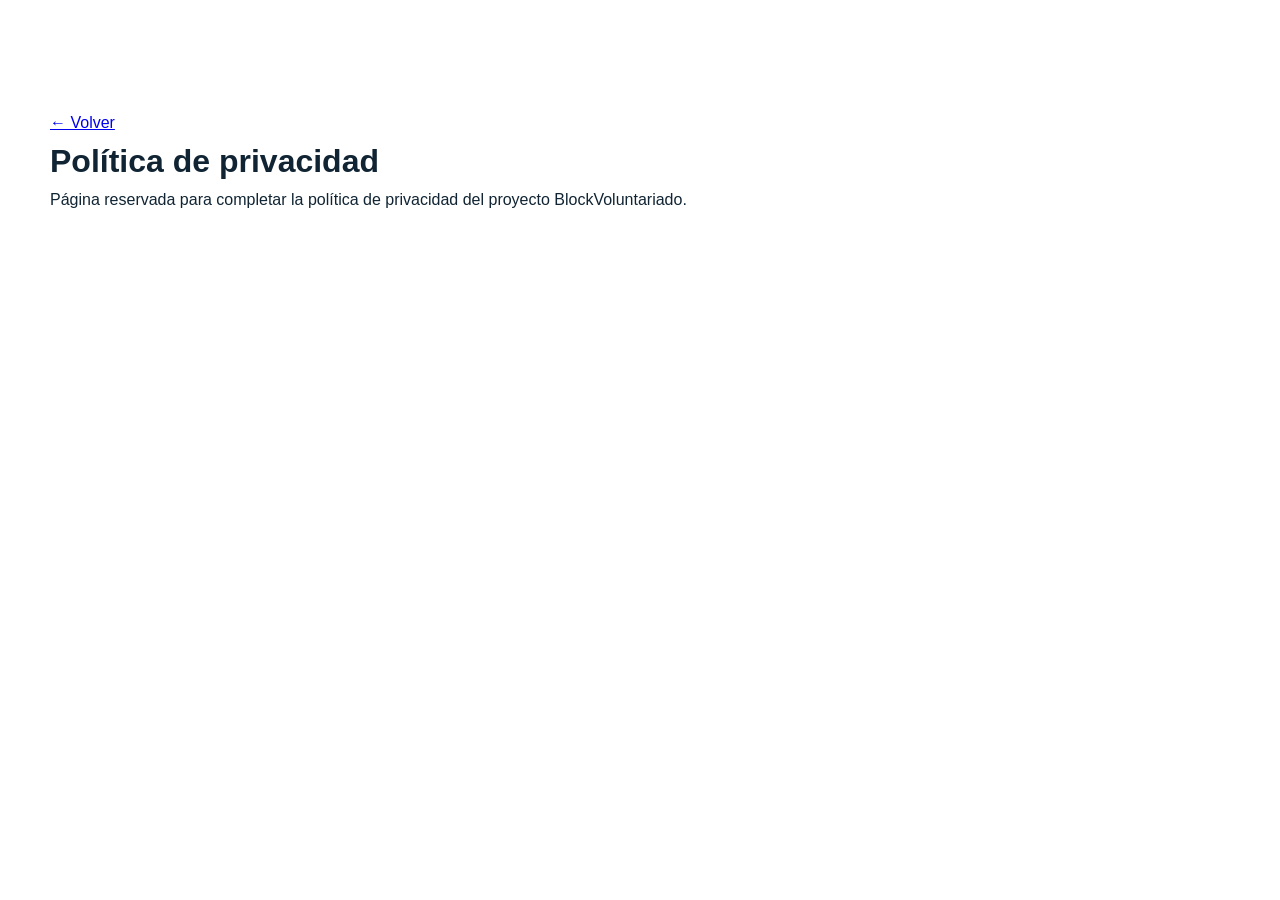
<file: html/privacy.html>
<!doctype html>
<html lang="en">
<head>
    <meta charset="utf-8">
    <meta name="viewport" content="width=device-width,initial-scale=1">
    <title>Privacidad | BlockVoluntariado</title>
    <link rel="stylesheet" href="../css/styles.css">
</head>
<body>
    <main class="section">
        <div class="container">
            <a href="../index.html">← Volver</a>
            <h1>Política de privacidad</h1>
            <p>Página reservada para completar la política de privacidad del proyecto BlockVoluntariado.</p>
        </div>
    </main>
</body>
</html>
</file>
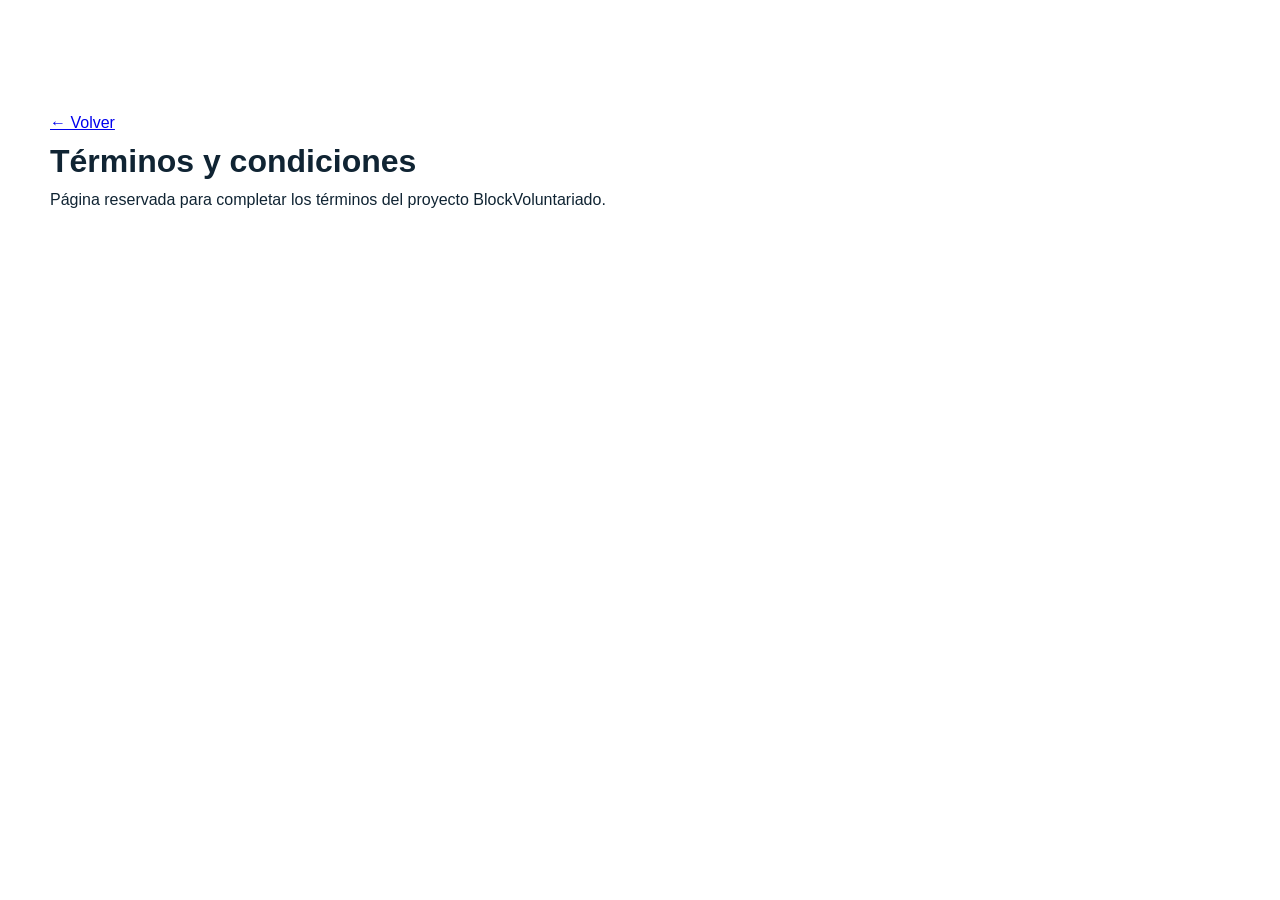
<file: html/terms.html>
<!doctype html>
<html lang="en">
<head>
    <meta charset="utf-8">
    <meta name="viewport" content="width=device-width,initial-scale=1">
    <title>Términos | BlockVoluntariado</title>
    <link rel="stylesheet" href="../css/styles.css">
</head>

<body>
    <main class="section">
        <div class="container">
            <a href="../index.html">← Volver</a>
            <h1>Términos y condiciones</h1>
            <p>Página reservada para completar los términos del proyecto BlockVoluntariado.</p>
        </div>
    </main>
</body>
</html>
</file>
<file: css/styles.css>
/* Archivo principal: carga los estilos por componente. */
@import url('./base.css');
@import url('./sections.css');
@import url('./header.css');
@import url('./hero.css');
@import url('./testimonials.css');
@import url('./team.css');
@import url('./faq.css');
@import url('./music.css');
@import url('./responsive.css');
@import url('./theme.css');
</file>
